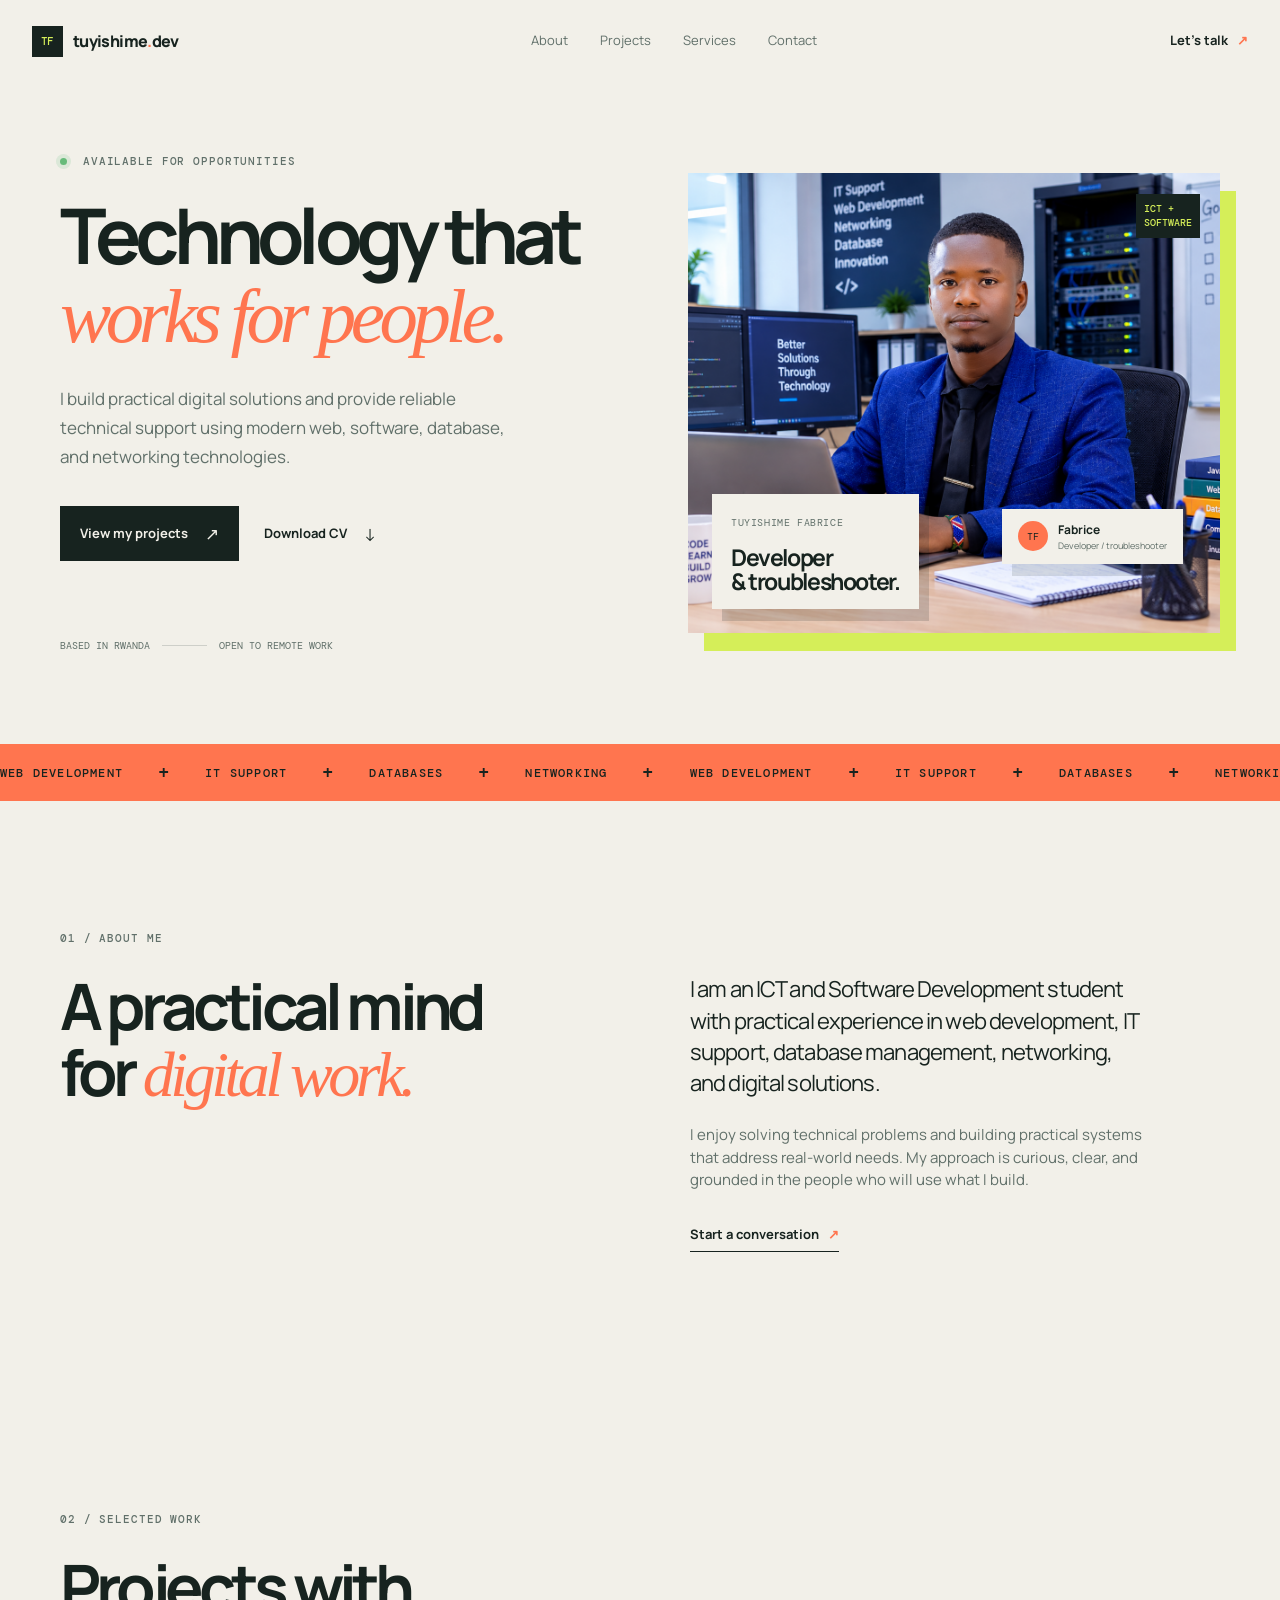
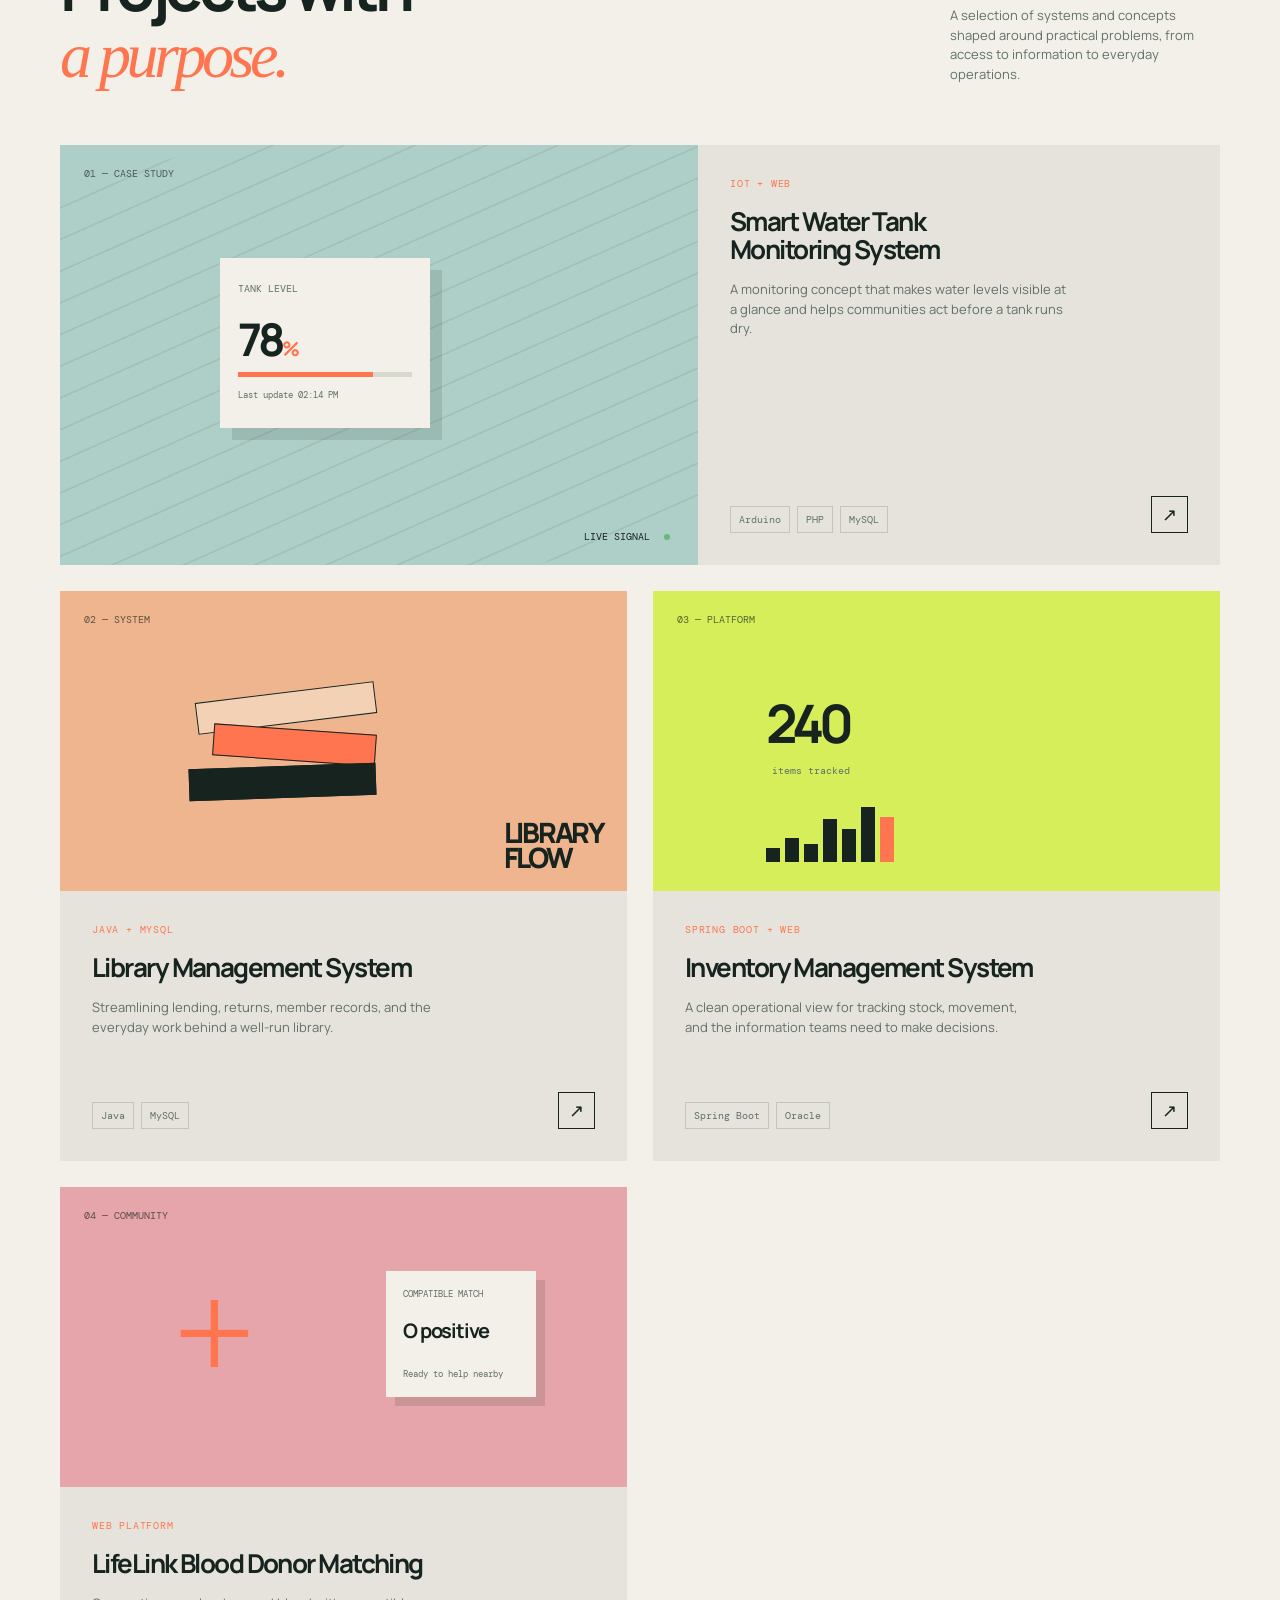
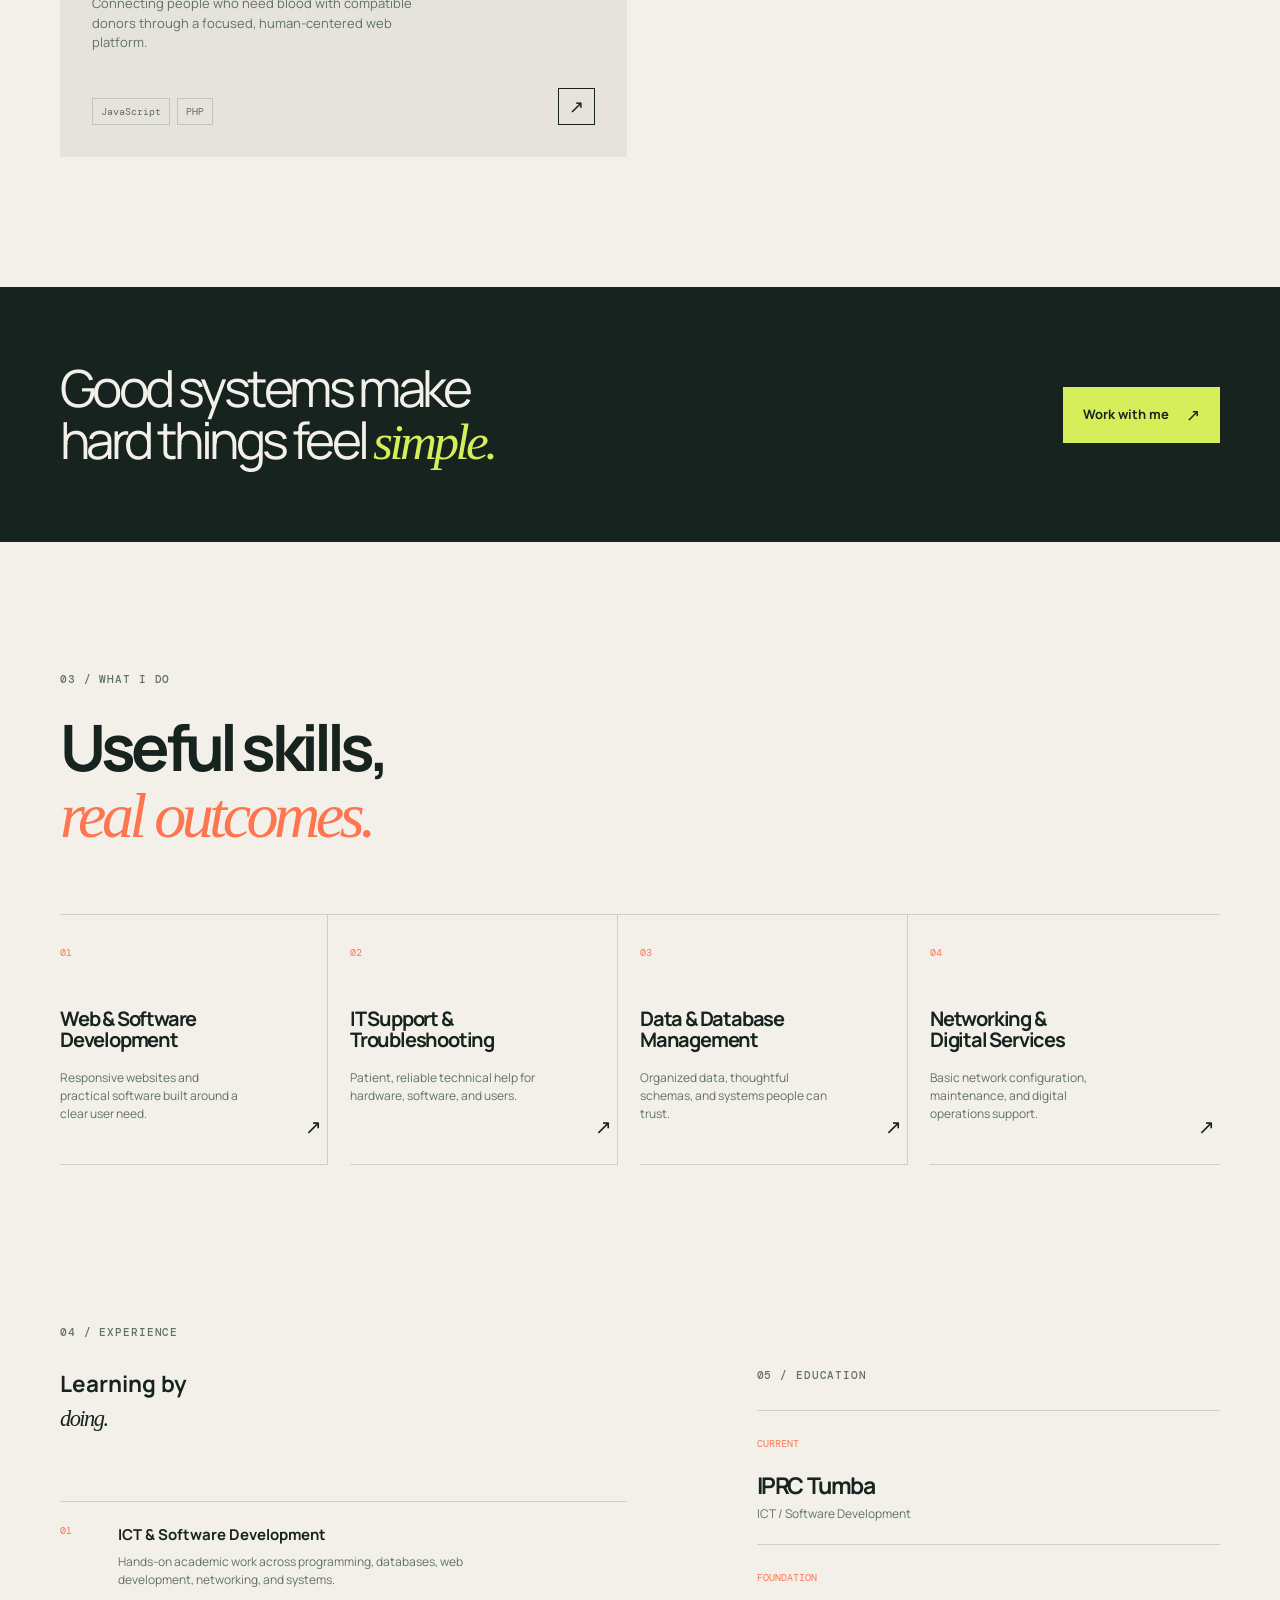
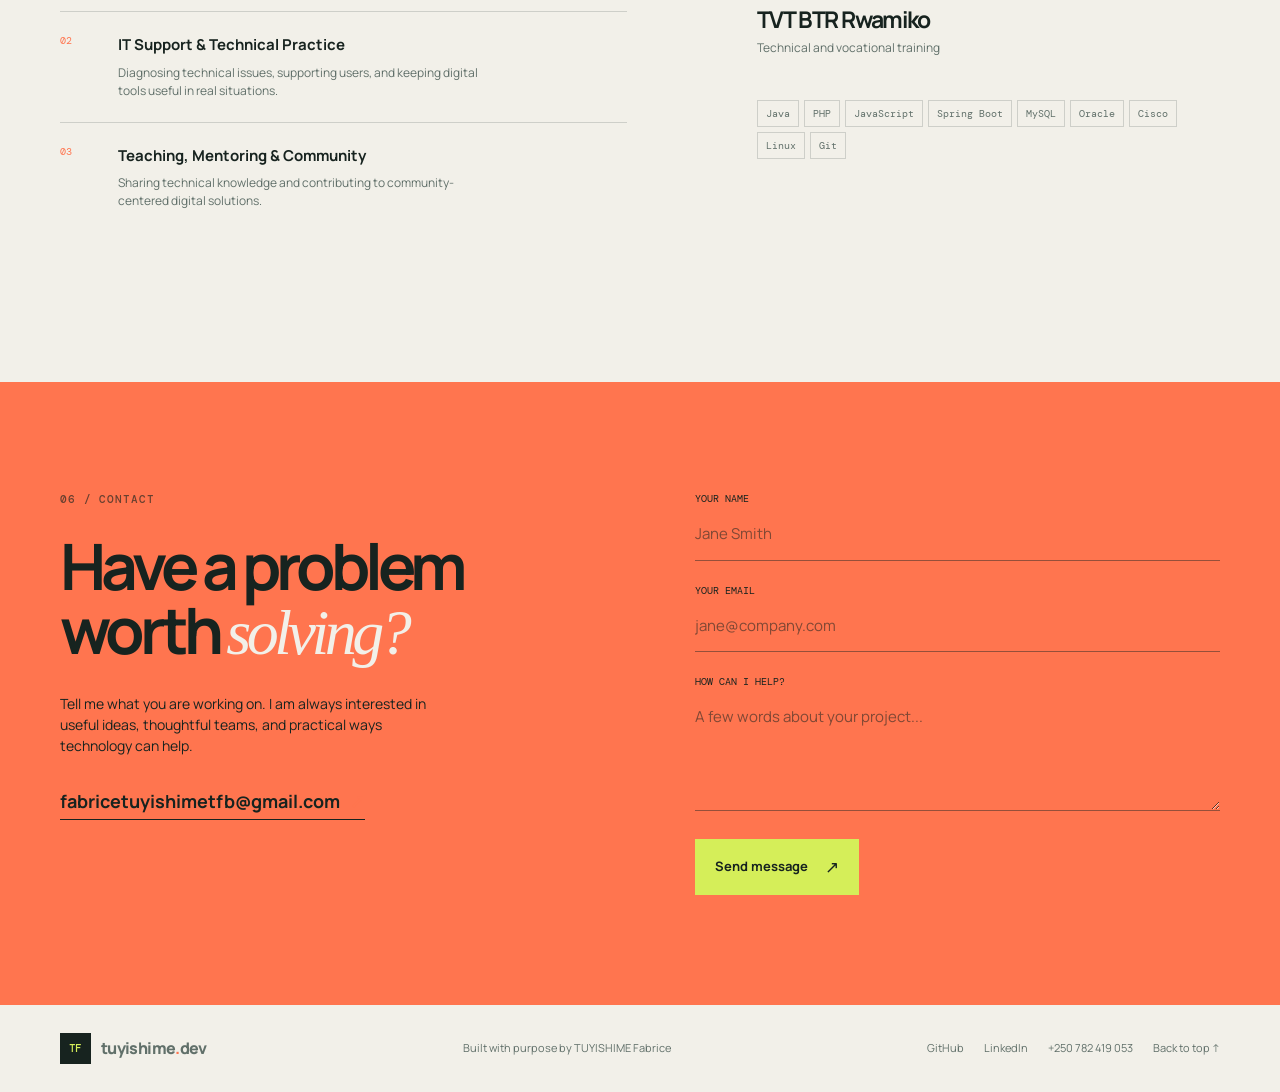
<file: index.html>
<!doctype html>
<html lang="en">
<head>
  <meta charset="UTF-8">
  <meta name="viewport" content="width=device-width, initial-scale=1.0">
  <meta name="description" content="Portfolio of TUYISHIME Fabrice, ICT and software development student, web developer, and IT support specialist.">
  <title>TUYISHIME Fabrice | ICT & Software Development</title>
  <link rel="preconnect" href="https://fonts.googleapis.com">
  <link rel="preconnect" href="https://fonts.gstatic.com" crossorigin>
  <link href="https://fonts.googleapis.com/css2?family=DM+Mono:wght@400;500&family=Manrope:wght@400;500;600;700;800&display=swap" rel="stylesheet">
  <link rel="stylesheet" href="styles.css">
</head>
<body>
  <header class="site-header">
    <a class="brand" href="#top" aria-label="TUYISHIME Fabrice home"><span class="brand-mark">TF</span><span>tuyishime<span class="brand-dot">.</span>dev</span></a>
    <nav class="site-nav" aria-label="Main navigation">
      <a href="#about">About</a>
      <a href="#projects">Projects</a>
      <a href="#services">Services</a>
      <a href="#contact">Contact</a>
    </nav>
    <a class="header-cta" href="mailto:fabricetuyishimetfb@gmail.com">Let's talk <span>↗</span></a>
  </header>

  <main id="top">
    <section class="hero section-shell">
      <div class="hero-copy reveal">
        <p class="eyebrow"><span class="status-dot"></span> Available for opportunities</p>
        <h1>Technology that<br><em>works for people.</em></h1>
        <p class="hero-intro">I build practical digital solutions and provide reliable technical support using modern web, software, database, and networking technologies.</p>
        <div class="hero-actions">
          <a class="button button-primary" href="#projects">View my projects <span>↗</span></a>
          <a class="button button-quiet" href="cv.html" target="_blank">Download CV <span>↓</span></a>
        </div>
        <div class="hero-meta"><span>Based in Rwanda</span><span class="meta-line"></span><span>Open to remote work</span></div>
      </div>
      <div class="hero-visual hero-photo reveal reveal-delay" aria-label="Portrait of TUYISHIME Fabrice working at a computer">
        <img src="foto.png" alt="TUYISHIME Fabrice working at a laptop in a technology workspace">
        <div class="photo-overlay"><span class="card-label">TUYISHIME FABRICE</span><strong>Developer<br>& troubleshooter.</strong></div>
        <div class="visual-card visual-card-float"><span class="mini-avatar">TF</span><span><strong>Fabrice</strong><small>Developer / troubleshooter</small></span></div>
        <div class="visual-tag">ICT +<br>SOFTWARE</div>
      </div>
    </section>

    <section class="ticker" aria-label="Areas of expertise"><div class="ticker-track"><span>WEB DEVELOPMENT</span><i>+</i><span>IT SUPPORT</span><i>+</i><span>DATABASES</span><i>+</i><span>NETWORKING</span><i>+</i><span>WEB DEVELOPMENT</span><i>+</i><span>IT SUPPORT</span><i>+</i><span>DATABASES</span><i>+</i><span>NETWORKING</span><i>+</i></div></section>

    <section class="content-section section-shell about-section" id="about">
      <div class="section-heading reveal"><p class="eyebrow">01 / About me</p><h2>A practical mind<br>for <em>digital work.</em></h2></div>
      <div class="about-body reveal reveal-delay"><p class="large-copy">I am an ICT and Software Development student with practical experience in web development, IT support, database management, networking, and digital solutions.</p><p>I enjoy solving technical problems and building practical systems that address real-world needs. My approach is curious, clear, and grounded in the people who will use what I build.</p><a class="text-link" href="#contact">Start a conversation <span>↗</span></a></div>
    </section>

    <section class="content-section section-shell" id="projects">
      <div class="section-heading projects-heading reveal"><div><p class="eyebrow">02 / Selected work</p><h2>Projects with<br><em>a purpose.</em></h2></div><p class="section-note">A selection of systems and concepts shaped around practical problems, from access to information to everyday operations.</p></div>
      <div class="project-list">
        <article class="project-card project-card-feature reveal"><div class="project-visual water-visual"><div class="water-lines"></div><span class="visual-index">01 — CASE STUDY</span><div class="dashboard-widget"><span class="widget-title">TANK LEVEL</span><strong>78<small>%</small></strong><span class="widget-bar"><i></i></span><span class="widget-foot">Last update 02:14 PM</span></div><div class="signal">LIVE SIGNAL <b></b></div></div><div class="project-info"><div><p class="project-type">IoT + Web</p><h3>Smart Water Tank<br>Monitoring System</h3></div><p class="project-description">A monitoring concept that makes water levels visible at a glance and helps communities act before a tank runs dry.</p><div class="project-footer"><div class="tech-list"><span>Arduino</span><span>PHP</span><span>MySQL</span></div><a class="round-link" href="https://github.com/Nastyc782" target="_blank" rel="noopener" aria-label="View Smart Water Tank project on GitHub">↗</a></div></div></article>
        <article class="project-card reveal"><div class="project-visual library-visual"><span class="visual-index">02 — SYSTEM</span><div class="book-stack"><i></i><i></i><i></i></div><span class="visual-word">LIBRARY<br>FLOW</span></div><div class="project-info"><p class="project-type">Java + MySQL</p><h3>Library Management System</h3><p class="project-description">Streamlining lending, returns, member records, and the everyday work behind a well-run library.</p><div class="project-footer"><div class="tech-list"><span>Java</span><span>MySQL</span></div><a class="round-link" href="https://github.com/Nastyc782" target="_blank" rel="noopener" aria-label="View Library Management project on GitHub">↗</a></div></div></article>
        <article class="project-card reveal"><div class="project-visual inventory-visual"><span class="visual-index">03 — PLATFORM</span><div class="inventory-number">240<small>items tracked</small></div><div class="inventory-chart"><i></i><i></i><i></i><i></i><i></i><i></i><i></i></div></div><div class="project-info"><p class="project-type">Spring Boot + Web</p><h3>Inventory Management System</h3><p class="project-description">A clean operational view for tracking stock, movement, and the information teams need to make decisions.</p><div class="project-footer"><div class="tech-list"><span>Spring Boot</span><span>Oracle</span></div><a class="round-link" href="https://github.com/Nastyc782" target="_blank" rel="noopener" aria-label="View Inventory Management project on GitHub">↗</a></div></div></article>
        <article class="project-card reveal"><div class="project-visual lifelink-visual"><span class="visual-index">04 — COMMUNITY</span><div class="lifelink-cross">+</div><div class="match-card"><span>COMPATIBLE MATCH</span><strong>O positive</strong><small>Ready to help nearby</small></div></div><div class="project-info"><p class="project-type">Web platform</p><h3>LifeLink Blood Donor Matching</h3><p class="project-description">Connecting people who need blood with compatible donors through a focused, human-centered web platform.</p><div class="project-footer"><div class="tech-list"><span>JavaScript</span><span>PHP</span></div><a class="round-link" href="https://github.com/Nastyc782" target="_blank" rel="noopener" aria-label="View LifeLink project on GitHub">↗</a></div></div></article>
      </div>
    </section>

    <section class="marquee-callout"><div class="section-shell callout-inner"><p>Good systems make<br>hard things feel <em>simple.</em></p><a class="button button-light" href="#contact">Work with me <span>↗</span></a></div></section>

    <section class="content-section section-shell services-section" id="services">
      <div class="section-heading reveal"><p class="eyebrow">03 / What I do</p><h2>Useful skills,<br><em>real outcomes.</em></h2></div>
      <div class="service-grid reveal reveal-delay"><div class="service-item"><span class="service-number">01</span><h3>Web & Software<br>Development</h3><p>Responsive websites and practical software built around a clear user need.</p><span class="service-arrow">↗</span></div><div class="service-item"><span class="service-number">02</span><h3>IT Support &<br>Troubleshooting</h3><p>Patient, reliable technical help for hardware, software, and users.</p><span class="service-arrow">↗</span></div><div class="service-item"><span class="service-number">03</span><h3>Data & Database<br>Management</h3><p>Organized data, thoughtful schemas, and systems people can trust.</p><span class="service-arrow">↗</span></div><div class="service-item"><span class="service-number">04</span><h3>Networking &<br>Digital Services</h3><p>Basic network configuration, maintenance, and digital operations support.</p><span class="service-arrow">↗</span></div></div>
    </section>

    <section class="split-section section-shell">
      <div class="experience-panel reveal"><p class="eyebrow">04 / Experience</p><h2>Learning by<br><em>doing.</em></h2><div class="timeline"><div class="timeline-item"><span>01</span><div><h3>ICT & Software Development</h3><p>Hands-on academic work across programming, databases, web development, networking, and systems.</p></div></div><div class="timeline-item"><span>02</span><div><h3>IT Support & Technical Practice</h3><p>Diagnosing technical issues, supporting users, and keeping digital tools useful in real situations.</p></div></div><div class="timeline-item"><span>03</span><div><h3>Teaching, Mentoring & Community</h3><p>Sharing technical knowledge and contributing to community-centered digital solutions.</p></div></div></div></div>
      <div class="education-panel reveal reveal-delay"><p class="eyebrow">05 / Education</p><div class="education-entry"><span class="edu-year">CURRENT</span><h3>IPRC Tumba</h3><p>ICT / Software Development</p></div><div class="education-entry"><span class="edu-year">FOUNDATION</span><h3>TVT BTR Rwamiko</h3><p>Technical and vocational training</p></div><div class="skill-cloud"><span>Java</span><span>PHP</span><span>JavaScript</span><span>Spring Boot</span><span>MySQL</span><span>Oracle</span><span>Cisco</span><span>Linux</span><span>Git</span></div></div>
    </section>

    <section class="contact-section" id="contact"><div class="section-shell contact-inner"><div class="contact-copy reveal"><p class="eyebrow">06 / Contact</p><h2>Have a problem<br>worth <em>solving?</em></h2><p>Tell me what you are working on. I am always interested in useful ideas, thoughtful teams, and practical ways technology can help.</p><a class="email-link" href="mailto:fabricetuyishimetfb@gmail.com">fabricetuyishimetfb@gmail.com <span>↗</span></a></div><form class="contact-form reveal reveal-delay" action="mailto:fabricetuyishimetfb@gmail.com" method="post" enctype="text/plain"><label for="name">Your name</label><input id="name" name="name" type="text" placeholder="Jane Smith" required><label for="email">Your email</label><input id="email" name="email" type="email" placeholder="jane@company.com" required><label for="message">How can I help?</label><textarea id="message" name="message" rows="4" placeholder="A few words about your project..."></textarea><button class="button button-light" type="submit">Send message <span>↗</span></button></form></div></section>
  </main>

  <footer class="site-footer section-shell"><a class="brand" href="#top"><span class="brand-mark">TF</span><span>tuyishime<span class="brand-dot">.</span>dev</span></a><p>Built with purpose by TUYISHIME Fabrice</p><div class="footer-links"><a href="https://github.com/Nastyc782" target="_blank" rel="noopener">GitHub</a><a href="https://www.linkedin.com/in/tuyishime-fabrice-4181b743/" target="_blank" rel="noopener">LinkedIn</a><a href="tel:+250782419053">+250 782 419 053</a><a href="#top">Back to top ↑</a></div></footer>
  <script src="script.js"></script>
</body>
</html>
</file>
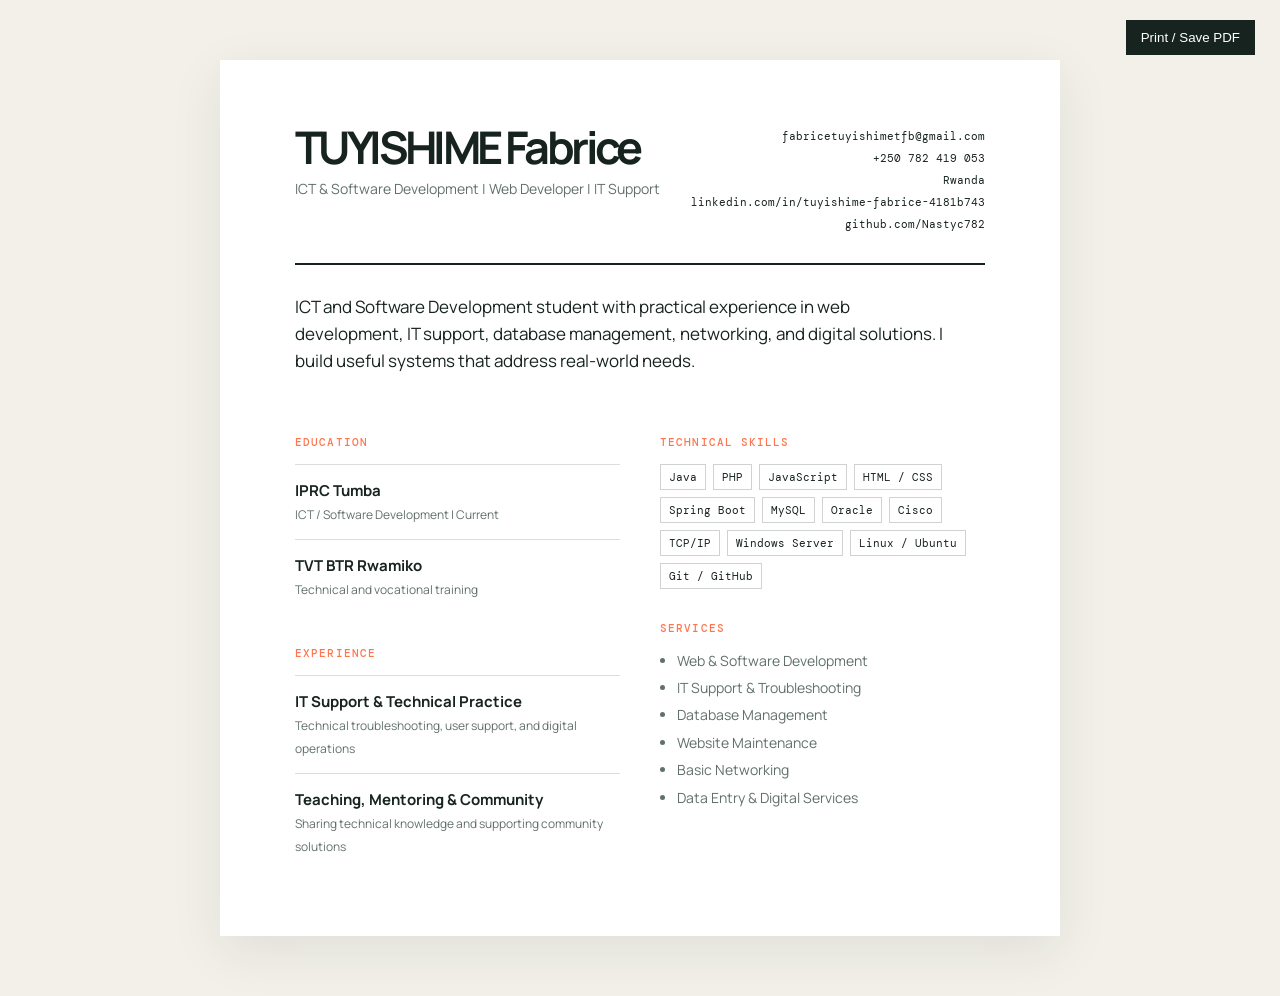
<file: cv.html>
<!doctype html>
<html lang="en">
<head>
  <meta charset="UTF-8">
  <meta name="viewport" content="width=device-width, initial-scale=1.0">
  <title>TUYISHIME Fabrice | CV</title>
  <link rel="preconnect" href="https://fonts.googleapis.com">
  <link rel="preconnect" href="https://fonts.gstatic.com" crossorigin>
  <link href="https://fonts.googleapis.com/css2?family=DM+Mono:wght@400;500&family=Manrope:wght@400;600;700;800&display=swap" rel="stylesheet">
  <style>:root{--ink:#17231f;--muted:#61706a;--paper:#f2f0e9;--orange:#ff754f}*{box-sizing:border-box}body{background:var(--paper);color:var(--ink);font:14px/1.6 Manrope,sans-serif;margin:0;padding:60px 30px}.cv{max-width:840px;margin:auto;background:#fff;padding:65px 75px;box-shadow:0 15px 50px #17231f15}.top{display:flex;justify-content:space-between;border-bottom:2px solid var(--ink);padding-bottom:28px}h1{font-size:45px;letter-spacing:-.08em;line-height:1;margin:0 0 8px}h2{font:500 11px 'DM Mono',monospace;text-transform:uppercase;letter-spacing:.1em;color:var(--orange);margin:32px 0 15px}.role{color:var(--muted)}.contact{text-align:right;font:11px 'DM Mono',monospace;line-height:2}.intro{font-size:17px;max-width:650px;margin:28px 0}.row{display:grid;grid-template-columns:1fr 1fr;gap:40px}.item{border-top:1px solid #17231f26;padding:14px 0}.item strong{display:block;font-size:15px}.item span{font-size:12px;color:var(--muted)}ul{padding-left:17px;margin-top:8px;color:var(--muted)}li{margin:5px 0}.skills{display:flex;flex-wrap:wrap;gap:7px}.skills span{border:1px solid #17231f33;padding:5px 8px;font:11px 'DM Mono',monospace}.print{position:fixed;right:25px;top:20px;background:var(--ink);color:#fff;padding:10px 15px;border:0;cursor:pointer}@media print{body{padding:0}.cv{box-shadow:none;padding:20px}.print{display:none}}@media(max-width:600px){.cv{padding:30px}.top,.row{display:block}.contact{text-align:left;margin-top:20px}}
  </style>
</head>
<body><button class="print" onclick="window.print()">Print / Save PDF</button><main class="cv"><header class="top"><div><h1>TUYISHIME Fabrice</h1><div class="role">ICT & Software Development | Web Developer | IT Support</div></div><div class="contact">fabricetuyishimetfb@gmail.com<br>+250 782 419 053<br>Rwanda<br>linkedin.com/in/tuyishime-fabrice-4181b743<br>github.com/Nastyc782</div></header><p class="intro">ICT and Software Development student with practical experience in web development, IT support, database management, networking, and digital solutions. I build useful systems that address real-world needs.</p><div class="row"><section><h2>Education</h2><div class="item"><strong>IPRC Tumba</strong><span>ICT / Software Development | Current</span></div><div class="item"><strong>TVT BTR Rwamiko</strong><span>Technical and vocational training</span></div><h2>Experience</h2><div class="item"><strong>IT Support & Technical Practice</strong><span>Technical troubleshooting, user support, and digital operations</span></div><div class="item"><strong>Teaching, Mentoring & Community</strong><span>Sharing technical knowledge and supporting community solutions</span></div></section><section><h2>Technical Skills</h2><div class="skills"><span>Java</span><span>PHP</span><span>JavaScript</span><span>HTML / CSS</span><span>Spring Boot</span><span>MySQL</span><span>Oracle</span><span>Cisco</span><span>TCP/IP</span><span>Windows Server</span><span>Linux / Ubuntu</span><span>Git / GitHub</span></div><h2>Services</h2><ul><li>Web & Software Development</li><li>IT Support & Troubleshooting</li><li>Database Management</li><li>Website Maintenance</li><li>Basic Networking</li><li>Data Entry & Digital Services</li></ul></section></div></main></body>
</html>
</file>
<file: styles.css>
/* Hero portrait */
.hero-photo{background:var(--mint);box-shadow:16px 18px 0 var(--lime)}
.hero-photo>img{display:block;width:100%;height:100%;min-height:460px;object-fit:cover;object-position:center}
.photo-overlay{position:absolute;left:24px;bottom:24px;background:var(--paper);padding:16px 19px;box-shadow:10px 12px 0 rgba(23,35,31,.16)}
.photo-overlay strong{display:block;font-size:23px;line-height:1.05;letter-spacing:-.06em;margin-top:12px}
.hero-photo .visual-tag{background:var(--ink);color:var(--lime);padding:8px}
@media(max-width:800px){.hero-photo>img{min-height:390px}}
@media(max-width:480px){.hero-photo>img{min-height:340px}.photo-overlay{left:14px;bottom:14px;padding:12px 14px}.photo-overlay strong{font-size:19px}.hero-photo .visual-card-float{display:none}}
/* Design system */
:root{--ink:#17231f;--muted:#61706a;--paper:#f2f0e9;--lime:#d5ee59;--orange:#ff754f;--mint:#cfe7d8;--line:rgba(23,35,31,.16);--mono:'DM Mono',monospace;--sans:'Manrope',sans-serif}*{box-sizing:border-box}html{scroll-behavior:smooth}body{margin:0;background:var(--paper);color:var(--ink);font-family:var(--sans);font-size:15px;line-height:1.5}a{color:inherit;text-decoration:none}button,input,textarea{font:inherit}.section-shell{width:min(1160px,calc(100% - 64px));margin:0 auto}.site-header{height:82px;display:flex;align-items:center;justify-content:space-between;width:min(1280px,calc(100% - 64px));margin:auto}.brand{display:flex;align-items:center;gap:10px;font-weight:800;letter-spacing:-.04em;font-size:16px}.brand-mark{display:grid;place-items:center;width:31px;height:31px;background:var(--ink);color:var(--lime);font:500 11px var(--mono);letter-spacing:-.07em}.brand-dot{color:var(--orange)}.site-nav{display:flex;gap:32px;color:var(--muted);font-size:13px}.site-nav a:hover,.footer-links a:hover,.text-link:hover{color:var(--orange)}.header-cta{font-size:13px;font-weight:700}.header-cta span,.text-link span,.email-link span{color:var(--orange);margin-left:6px}.hero{min-height:650px;display:grid;grid-template-columns:1.05fr .95fr;align-items:center;gap:40px;padding:72px 0 92px}.eyebrow{font:500 11px var(--mono);letter-spacing:.08em;text-transform:uppercase;color:var(--muted);margin:0 0 28px}.status-dot{display:inline-block;width:7px;height:7px;background:#67bb7a;border-radius:50%;margin-right:8px;box-shadow:0 0 0 4px rgba(103,187,122,.16)}h1,h2,h3,p{margin-top:0}h1{font-size:clamp(48px,6vw,84px);line-height:1.01;letter-spacing:-.075em;margin-bottom:30px;font-weight:700}h1 em,h2 em{font-family:Georgia,serif;font-weight:400;letter-spacing:-.07em}h1 em{color:var(--orange)}.hero-intro{max-width:470px;font-size:17px;line-height:1.7;color:var(--muted);margin-bottom:34px}.hero-actions{display:flex;align-items:center;gap:24px}.button{display:inline-flex;align-items:center;justify-content:center;gap:17px;border:1px solid var(--ink);padding:14px 19px;font-weight:700;font-size:13px;cursor:pointer;transition:transform .2s,background .2s}.button:hover{transform:translateY(-3px)}.button span{font-size:17px;font-weight:400}.button-primary{background:var(--ink);color:var(--paper)}.button-primary:hover{background:var(--orange);border-color:var(--orange)}.button-quiet{border-color:transparent;padding-left:0}.button-light{background:var(--lime);border-color:var(--lime);color:var(--ink)}.hero-meta{display:flex;align-items:center;gap:12px;color:var(--muted);font:10px var(--mono);text-transform:uppercase;margin-top:78px}.meta-line{height:1px;background:var(--line);width:45px}.hero-visual{position:relative;min-height:460px;background:var(--mint);overflow:hidden}.visual-grid{position:absolute;inset:0;background-image:linear-gradient(rgba(23,35,31,.08) 1px,transparent 1px),linear-gradient(90deg,rgba(23,35,31,.08) 1px,transparent 1px);background-size:44px 44px}.orbit{position:absolute;border:1px solid rgba(23,35,31,.18);border-radius:50%;width:380px;height:380px;left:50%;top:50%;transform:translate(-50%,-50%) rotate(-25deg)}.orbit-two{width:270px;height:400px;transform:translate(-50%,-50%) rotate(43deg)}.visual-card{position:absolute;background:var(--paper);box-shadow:10px 12px 0 rgba(23,35,31,.12)}.visual-card-main{width:255px;height:190px;left:20%;top:27%;padding:23px}.card-label,.card-code{font:10px var(--mono);color:var(--muted);letter-spacing:.06em}.visual-card-main strong{display:block;font-size:25px;line-height:1.1;letter-spacing:-.06em;margin-top:30px}.card-code{position:absolute;bottom:20px;right:22px;color:var(--orange)}.visual-card-float{bottom:15%;right:7%;padding:12px 16px;display:flex;gap:10px;align-items:center}.mini-avatar{display:grid;place-items:center;background:var(--orange);width:30px;height:30px;border-radius:50%;font:10px var(--mono)}.visual-card-float strong,.visual-card-float small{display:block}.visual-card-float strong{font-size:12px}.visual-card-float small{font-size:9px;color:var(--muted)}.visual-tag{position:absolute;right:20px;top:21px;font:500 10px var(--mono);line-height:1.4}.ticker{overflow:hidden;background:var(--orange);padding:16px 0;color:var(--ink)}.ticker-track{display:flex;align-items:center;gap:35px;width:max-content;animation:scroll 30s linear infinite;font:500 12px var(--mono);letter-spacing:.1em}.ticker i{font-style:normal;font-size:19px}.content-section{padding:130px 0}.about-section{display:grid;grid-template-columns:1fr 1fr;gap:100px}.section-heading h2{font-size:clamp(42px,5vw,68px);line-height:1.03;letter-spacing:-.075em;margin:0}.section-heading h2 em{color:var(--orange)}.about-body{padding-top:43px;max-width:455px;color:var(--muted);font-size:15px}.large-copy{font-size:22px;line-height:1.42;color:var(--ink);letter-spacing:-.04em;margin-bottom:25px}.text-link{display:inline-block;color:var(--ink);font-weight:700;font-size:13px;margin-top:18px;border-bottom:1px solid var(--ink);padding-bottom:7px}.projects-heading{display:flex;justify-content:space-between;align-items:end;margin-bottom:56px}.section-note{color:var(--muted);max-width:270px;margin:0 0 5px;font-size:13px}.project-list{display:grid;grid-template-columns:1fr 1fr;gap:26px}.project-card{background:#e5e3dc;display:flex;flex-direction:column;min-height:570px}.project-card-feature{grid-column:span 2;display:grid;grid-template-columns:1.1fr .9fr;min-height:420px}.project-visual{position:relative;min-height:300px;overflow:hidden}.project-card-feature .project-visual{min-height:420px}.visual-index{position:absolute;z-index:2;top:22px;left:24px;font:10px var(--mono);color:rgba(23,35,31,.68)}.water-visual{background:#adcfc7}.water-lines{position:absolute;inset:0;background:repeating-linear-gradient(170deg,transparent 0 24px,rgba(23,35,31,.12) 25px 26px);transform:skewY(-15deg) scale(1.2);opacity:.7}.dashboard-widget{position:absolute;background:var(--paper);width:210px;height:170px;left:25%;top:27%;padding:18px;box-shadow:12px 12px 0 rgba(23,35,31,.12)}.widget-title{font:10px var(--mono);color:var(--muted)}.dashboard-widget strong{display:block;font-size:45px;letter-spacing:-.08em;line-height:1;margin:18px 0 10px}.dashboard-widget strong small{font-size:20px;color:var(--orange)}.widget-bar{height:5px;background:#d7d9cd;display:block}.widget-bar i{display:block;width:78%;height:100%;background:var(--orange)}.widget-foot{font:9px var(--mono);color:var(--muted);display:block;margin-top:12px}.signal{position:absolute;right:28px;bottom:22px;font:10px var(--mono)}.signal b{display:inline-block;width:6px;height:6px;background:#67bb7a;border-radius:50%;margin-left:8px}.project-info{padding:32px;display:flex;flex-direction:column;flex:1}.project-type{font:10px var(--mono);text-transform:uppercase;color:var(--orange);letter-spacing:.08em;margin-bottom:17px}.project-info h3{font-size:26px;line-height:1.08;letter-spacing:-.06em;margin-bottom:17px}.project-description{font-size:13px;color:var(--muted);max-width:340px}.project-footer{margin-top:auto;display:flex;justify-content:space-between;align-items:end}.tech-list{display:flex;gap:7px;flex-wrap:wrap}.tech-list span,.skill-cloud span{font:10px var(--mono);border:1px solid var(--line);padding:6px 8px;color:var(--muted)}.round-link{border:1px solid var(--ink);width:37px;height:37px;display:grid;place-items:center;font-size:18px}.round-link:hover{background:var(--ink);color:var(--lime)}.library-visual{background:#efb58f}.book-stack{position:absolute;left:24%;top:32%;width:180px}.book-stack i{display:block;height:32px;border:1px solid var(--ink);margin-top:5px;background:#f2d1b4;transform:rotate(-7deg)}.book-stack i:nth-child(2){background:var(--orange);transform:rotate(4deg);margin-left:17px}.book-stack i:nth-child(3){background:var(--ink);transform:rotate(-2deg);margin-left:-7px}.visual-word{position:absolute;bottom:21px;right:23px;font-size:28px;line-height:.9;letter-spacing:-.08em;font-weight:800}.inventory-visual{background:var(--lime)}.inventory-number{position:absolute;top:31%;left:20%;font-size:53px;font-weight:700;letter-spacing:-.1em}.inventory-number small{font:10px var(--mono);display:block;letter-spacing:0;color:var(--muted);margin-left:6px}.inventory-chart{position:absolute;bottom:29px;left:20%;display:flex;align-items:end;gap:5px;height:57px}.inventory-chart i{display:block;width:14px;background:var(--ink)}.inventory-chart i:nth-child(1){height:24%}.inventory-chart i:nth-child(2){height:42%}.inventory-chart i:nth-child(3){height:32%}.inventory-chart i:nth-child(4){height:75%}.inventory-chart i:nth-child(5){height:58%}.inventory-chart i:nth-child(6){height:96%}.inventory-chart i:nth-child(7){height:79%;background:var(--orange)}.lifelink-visual{background:#e5a5aa}.lifelink-cross{position:absolute;left:20%;top:29%;color:var(--orange);font-size:145px;line-height:.8;font-family:Georgia}.match-card{position:absolute;right:16%;top:28%;background:var(--paper);padding:17px;width:150px;box-shadow:9px 9px 0 rgba(23,35,31,.12)}.match-card span,.match-card small{display:block;font:9px var(--mono);color:var(--muted)}.match-card strong{display:block;font-size:20px;letter-spacing:-.06em;margin:16px 0 22px}.marquee-callout{background:var(--ink);color:var(--paper);padding:74px 0}.callout-inner{display:flex;align-items:center;justify-content:space-between}.callout-inner p{font-size:clamp(32px,4vw,54px);line-height:1.02;letter-spacing:-.07em;margin:0}.callout-inner em{color:var(--lime);font-family:Georgia,serif;font-weight:400}.service-grid{display:grid;grid-template-columns:repeat(4,1fr);border-top:1px solid var(--line);margin-top:65px}.service-item{padding:25px 18px 22px 0;min-height:250px;border-bottom:1px solid var(--line);position:relative}.service-item:not(:last-child){border-right:1px solid var(--line);padding-right:22px;margin-right:22px}.service-number{font:10px var(--mono);color:var(--orange)}.service-item h3{font-size:20px;line-height:1.08;letter-spacing:-.06em;margin:45px 0 18px}.service-item p{font-size:12px;color:var(--muted);max-width:190px}.service-arrow{position:absolute;right:5px;bottom:22px;font-size:20px}.split-section{display:grid;grid-template-columns:1.1fr .9fr;gap:130px;padding:30px 0 150px}.timeline{margin-top:65px}.timeline-item{display:grid;grid-template-columns:38px 1fr;gap:20px;border-top:1px solid var(--line);padding:22px 0}.timeline-item>span{font:10px var(--mono);color:var(--orange)}.timeline-item h3{font-size:15px;margin-bottom:7px}.timeline-item p{font-size:12px;color:var(--muted);max-width:360px;margin:0}.education-panel{padding-top:43px}.education-entry{border-top:1px solid var(--line);padding:20px 0 18px}.edu-year{font:10px var(--mono);color:var(--orange)}.education-entry h3{font-size:23px;letter-spacing:-.06em;margin:14px 0 0}.education-entry p{color:var(--muted);font-size:12px;margin:3px 0}.skill-cloud{display:flex;flex-wrap:wrap;gap:5px;margin-top:22px}.contact-section{background:var(--orange);padding:110px 0}.contact-inner{display:grid;grid-template-columns:1fr 1fr;gap:110px}.contact-copy .eyebrow{color:rgba(23,35,31,.65)}.contact-copy h2{font-size:clamp(45px,5vw,72px);line-height:1;letter-spacing:-.08em;margin-bottom:28px}.contact-copy h2 em{color:var(--paper)}.contact-copy>p:not(.eyebrow){max-width:390px;font-size:14px;margin-bottom:32px}.email-link{font-size:18px;font-weight:700;border-bottom:1px solid var(--ink);padding-bottom:6px}.contact-form{display:flex;flex-direction:column;align-items:stretch}.contact-form label{font:10px var(--mono);text-transform:uppercase;margin-bottom:8px}.contact-form input,.contact-form textarea{border:0;border-bottom:1px solid rgba(23,35,31,.45);background:transparent;padding:10px 0 14px;outline:none;resize:vertical;margin-bottom:23px;color:var(--ink)}.contact-form input:focus,.contact-form textarea:focus{border-color:var(--ink)}.contact-form input::placeholder,.contact-form textarea::placeholder{color:rgba(23,35,31,.55)}.contact-form .button{align-self:flex-start;margin-top:5px}.site-footer{padding:28px 0;display:flex;align-items:center;justify-content:space-between;font-size:11px;color:var(--muted)}.site-footer p{margin:0}.footer-links{display:flex;gap:20px}.reveal{opacity:0;transform:translateY(18px);transition:opacity .7s ease,transform .7s ease}.reveal.is-visible{opacity:1;transform:none}.reveal-delay{transition-delay:.12s}@keyframes scroll{to{transform:translateX(-50%)}}@media(max-width:800px){.section-shell,.site-header{width:min(100% - 40px,600px)}.site-header{height:72px}.site-nav{display:none}.hero{display:block;padding:66px 0 70px}.hero-visual{margin-top:65px;min-height:390px}.hero-meta{margin-top:54px}.content-section{padding:88px 0}.about-section,.split-section,.contact-inner{grid-template-columns:1fr;gap:42px}.projects-heading{display:block;margin-bottom:35px}.section-note{margin-top:26px}.project-list{grid-template-columns:1fr;gap:18px}.project-card-feature{grid-column:auto;display:flex}.project-card-feature .project-visual{min-height:330px}.project-card{min-height:0}.project-info{min-height:260px}.service-grid{grid-template-columns:1fr 1fr;margin-top:45px}.service-item{min-height:220px}.service-item:not(:last-child){margin-right:0;padding-right:15px}.service-item:nth-child(odd){border-right:1px solid var(--line);padding-right:15px;margin-right:15px}.service-item:nth-child(even){border-right:0}.service-item h3{font-size:17px;margin-top:35px}.split-section{padding-bottom:90px}.contact-section{padding:80px 0}.site-footer{display:grid;gap:20px}.footer-links{gap:14px}.site-footer p{order:3}}@media(max-width:480px){h1{font-size:49px}.hero-actions{gap:13px;flex-wrap:wrap}.button{padding:12px 14px}.hero-visual{min-height:340px}.visual-card-main{left:10%;top:29%;width:225px}.visual-card-main strong{font-size:22px}.visual-card-float{right:5%;bottom:12%}.project-card-feature .project-visual{min-height:280px}.dashboard-widget{left:16%;top:27%;width:190px}.service-grid{grid-template-columns:1fr}.service-item,.service-item:nth-child(odd){border-right:0!important;border-bottom:1px solid var(--line);margin-right:0!important;padding-right:0!important}.service-item:last-child{border-bottom:0}.callout-inner{display:block}.callout-inner .button{margin-top:30px}.site-footer{align-items:start}.footer-links{flex-wrap:wrap}}
</file>
